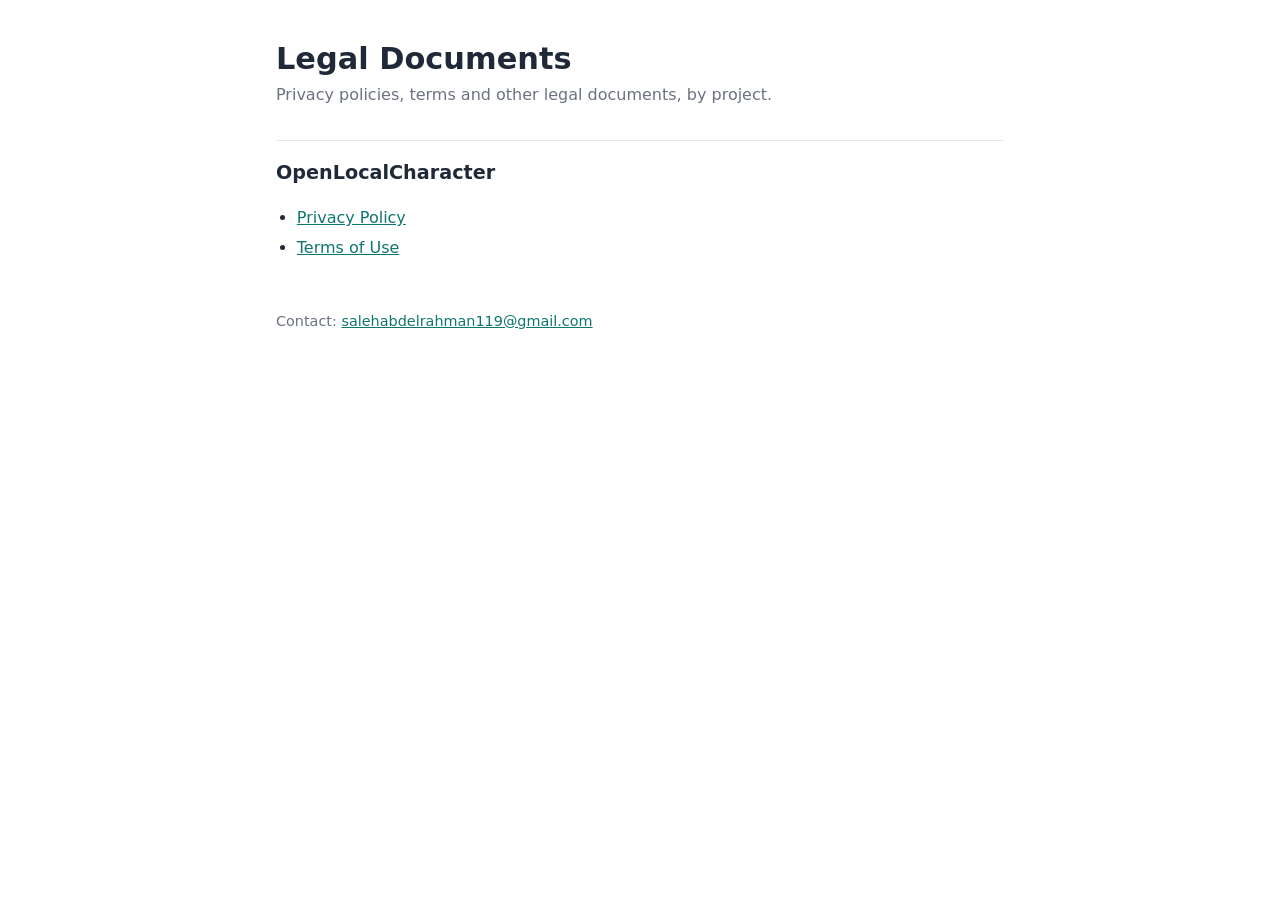
<file: index.html>
<!doctype html>
<html lang="en">
<head>
  <meta charset="utf-8">
  <meta name="viewport" content="width=device-width, initial-scale=1">
  <title>Legal Documents</title>
  <meta name="description" content="Privacy policies, terms and other legal documents for kz370's apps.">
  <link rel="stylesheet" href="assets/style.css">
</head>
<body>
<main>
  <h1>Legal Documents</h1>
  <p class="meta">Privacy policies, terms and other legal documents, by project.</p>

  <h2>OpenLocalCharacter</h2>
  <ul>
    <li><a href="openlocalcharacter/privacy">Privacy Policy</a></li>
    <li><a href="openlocalcharacter/terms">Terms of Use</a></li>
  </ul>

  <footer>Contact: <a href="mailto:salehabdelrahman119@gmail.com">salehabdelrahman119@gmail.com</a></footer>
</main>
</body>
</html>
</file>
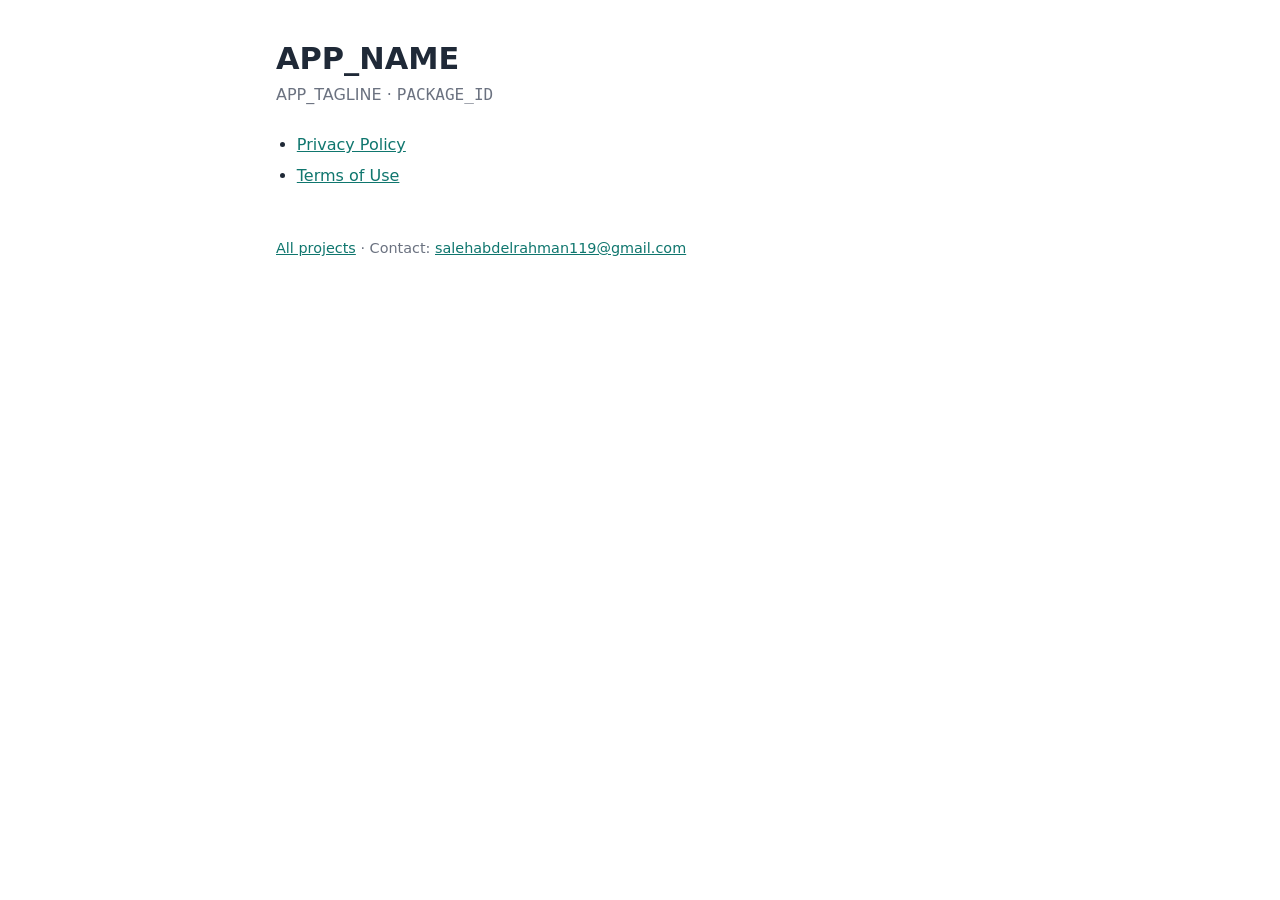
<file: _template/index.html>
<!doctype html>
<html lang="en">
<head>
  <meta charset="utf-8">
  <meta name="viewport" content="width=device-width, initial-scale=1">
  <title>APP_NAME Legal</title>
  <meta name="description" content="Privacy policy and terms of use for APP_NAME.">
  <link rel="stylesheet" href="../assets/style.css">
</head>
<body>
<main>
  <h1>APP_NAME</h1>
  <p class="meta">APP_TAGLINE · <code>PACKAGE_ID</code></p>
  <ul>
    <li><a href="privacy">Privacy Policy</a></li>
    <li><a href="terms">Terms of Use</a></li>
  </ul>
  <footer><a href="../">All projects</a> · Contact: <a href="mailto:salehabdelrahman119@gmail.com">salehabdelrahman119@gmail.com</a></footer>
</main>
</body>
</html>
</file>
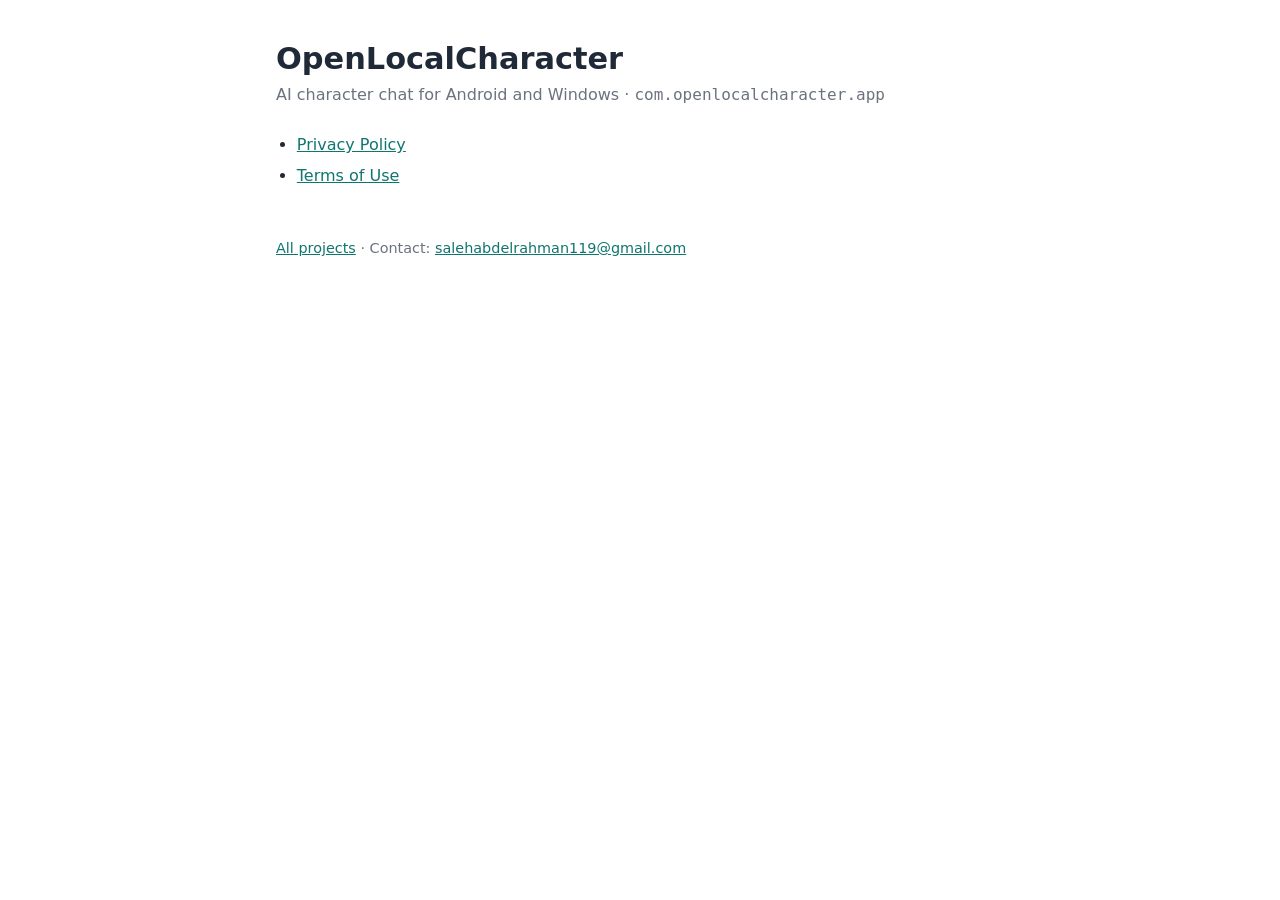
<file: openlocalcharacter/index.html>
<!doctype html>
<html lang="en">
<head>
  <meta charset="utf-8">
  <meta name="viewport" content="width=device-width, initial-scale=1">
  <title>OpenLocalCharacter Legal</title>
  <meta name="description" content="Privacy policy and terms of use for OpenLocalCharacter.">
  <link rel="stylesheet" href="../assets/style.css">
</head>
<body>
<main>
  <h1>OpenLocalCharacter</h1>
  <p class="meta">AI character chat for Android and Windows · <code>com.openlocalcharacter.app</code></p>
  <ul>
    <li><a href="privacy">Privacy Policy</a></li>
    <li><a href="terms">Terms of Use</a></li>
  </ul>
  <footer><a href="../">All projects</a> · Contact: <a href="mailto:salehabdelrahman119@gmail.com">salehabdelrahman119@gmail.com</a></footer>
</main>
</body>
</html>
</file>
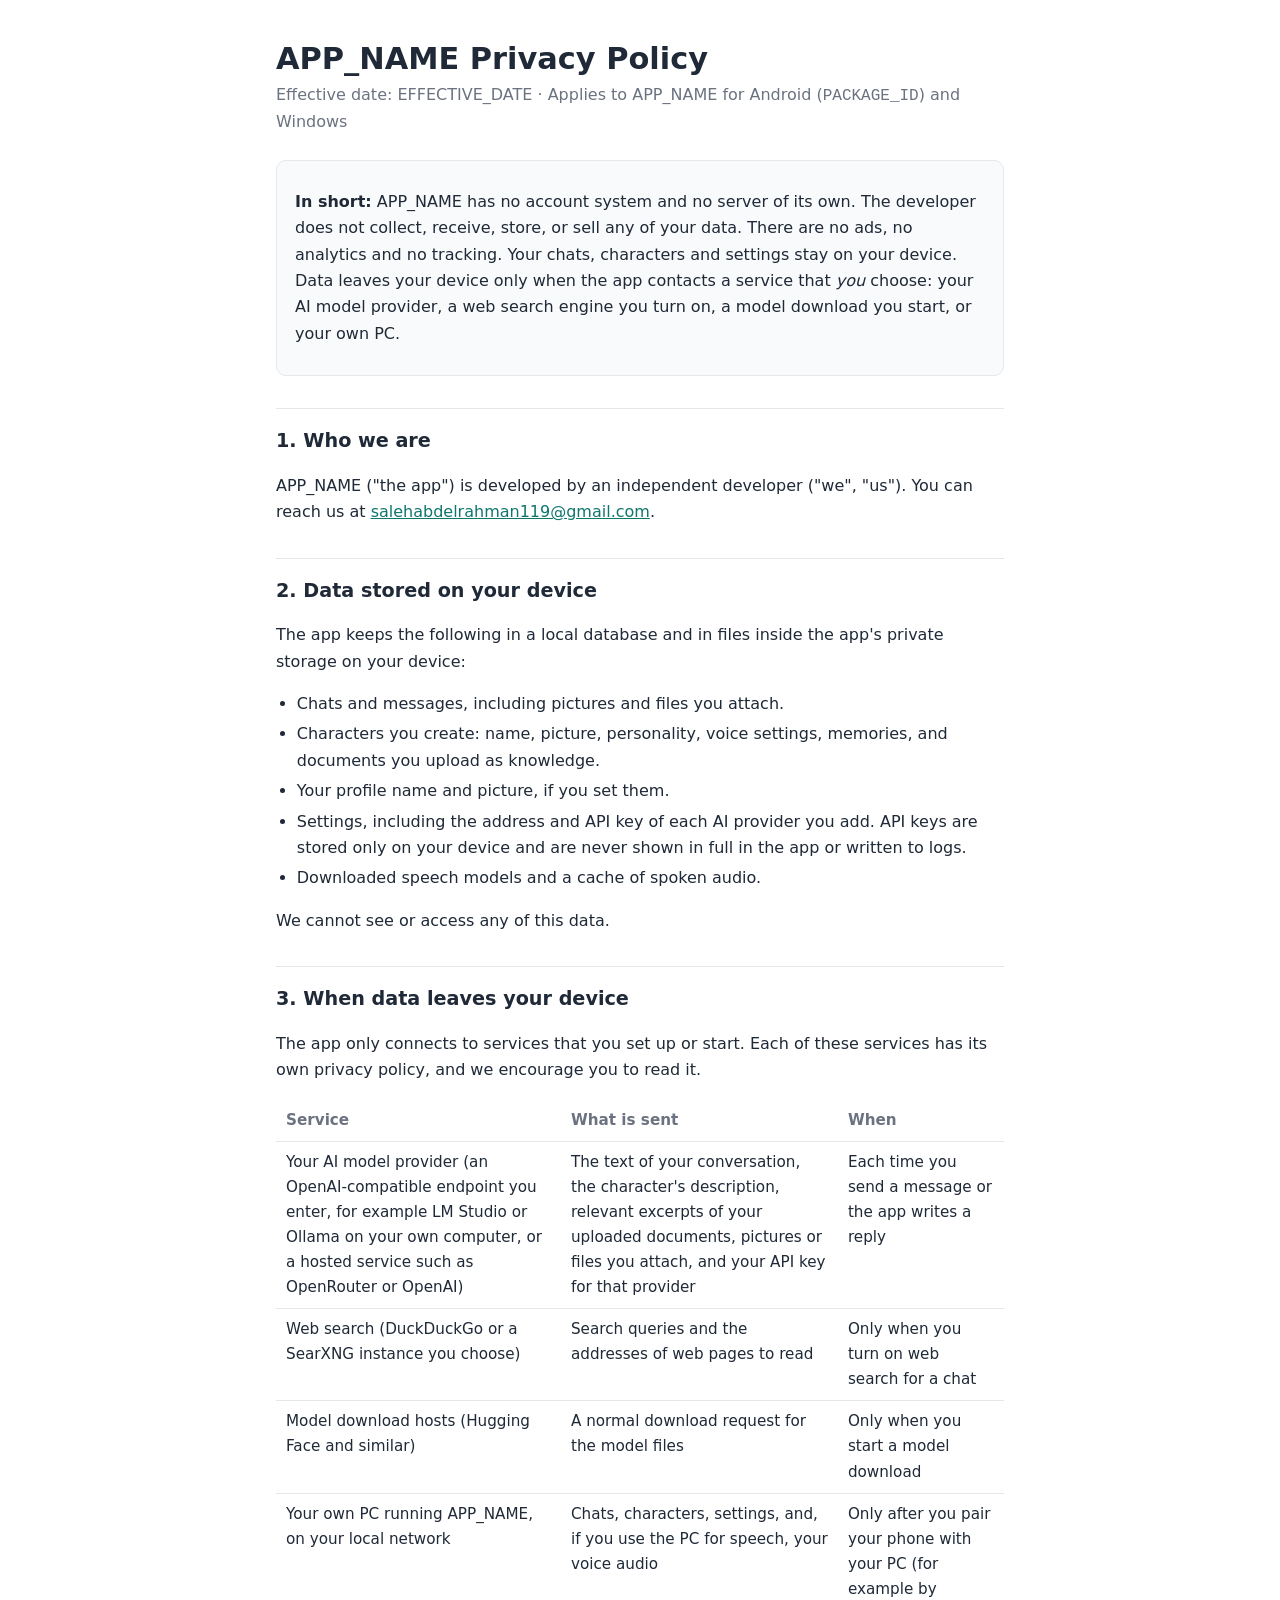
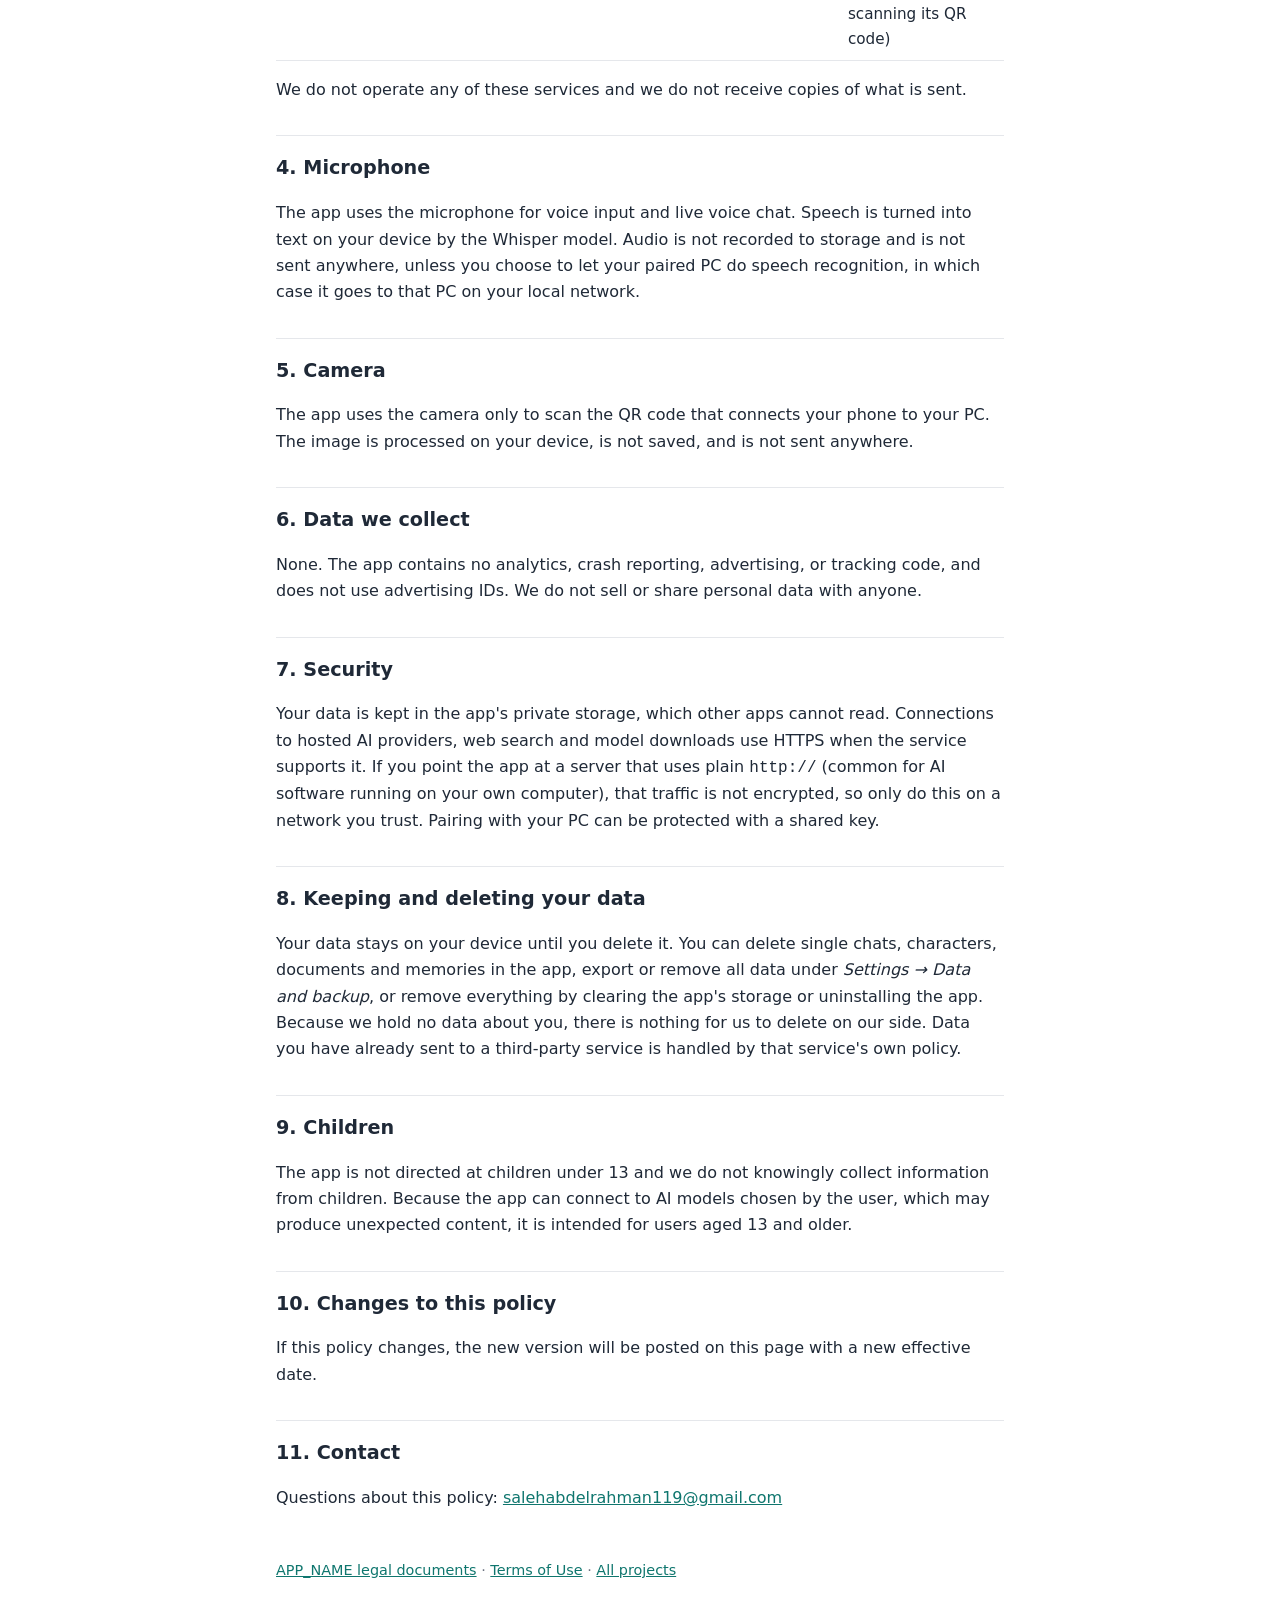
<file: _template/privacy.html>
<!doctype html>
<html lang="en">
<head>
  <meta charset="utf-8">
  <meta name="viewport" content="width=device-width, initial-scale=1">
  <title>APP_NAME Privacy Policy</title>
  <meta name="description" content="Privacy policy for the APP_NAME app for Android and Windows.">
  <link rel="stylesheet" href="../assets/style.css">
</head>
<body>
<main>
  <h1>APP_NAME Privacy Policy</h1>
  <p class="meta">Effective date: EFFECTIVE_DATE · Applies to APP_NAME for Android (<code>PACKAGE_ID</code>) and Windows</p>

  <div class="summary">
    <p><strong>In short:</strong> APP_NAME has no account system and no server of its own. The developer does not
    collect, receive, store, or sell any of your data. There are no ads, no analytics and no tracking. Your chats,
    characters and settings stay on your device. Data leaves your device only when the app contacts a service that
    <em>you</em> choose: your AI model provider, a web search engine you turn on, a model download you start, or your own PC.</p>
  </div>

  <h2>1. Who we are</h2>
  <p>APP_NAME ("the app") is developed by an independent developer ("we", "us"). You can reach us at
  <a href="mailto:salehabdelrahman119@gmail.com">salehabdelrahman119@gmail.com</a>.</p>

  <h2>2. Data stored on your device</h2>
  <p>The app keeps the following in a local database and in files inside the app's private storage on your device:</p>
  <ul>
    <li>Chats and messages, including pictures and files you attach.</li>
    <li>Characters you create: name, picture, personality, voice settings, memories, and documents you upload as knowledge.</li>
    <li>Your profile name and picture, if you set them.</li>
    <li>Settings, including the address and API key of each AI provider you add. API keys are stored only on your device and are never shown in full in the app or written to logs.</li>
    <li>Downloaded speech models and a cache of spoken audio.</li>
  </ul>
  <p>We cannot see or access any of this data.</p>

  <h2>3. When data leaves your device</h2>
  <p>The app only connects to services that you set up or start. Each of these services has its own privacy policy, and we encourage you to read it.</p>
  <table>
    <tr><th>Service</th><th>What is sent</th><th>When</th></tr>
    <tr>
      <td>Your AI model provider (an OpenAI-compatible endpoint you enter, for example LM Studio or Ollama on your own computer, or a hosted service such as OpenRouter or OpenAI)</td>
      <td>The text of your conversation, the character's description, relevant excerpts of your uploaded documents, pictures or files you attach, and your API key for that provider</td>
      <td>Each time you send a message or the app writes a reply</td>
    </tr>
    <tr>
      <td>Web search (DuckDuckGo or a SearXNG instance you choose)</td>
      <td>Search queries and the addresses of web pages to read</td>
      <td>Only when you turn on web search for a chat</td>
    </tr>
    <tr>
      <td>Model download hosts (Hugging Face and similar)</td>
      <td>A normal download request for the model files</td>
      <td>Only when you start a model download</td>
    </tr>
    <tr>
      <td>Your own PC running APP_NAME, on your local network</td>
      <td>Chats, characters, settings, and, if you use the PC for speech, your voice audio</td>
      <td>Only after you pair your phone with your PC (for example by scanning its QR code)</td>
    </tr>
  </table>
  <p>We do not operate any of these services and we do not receive copies of what is sent.</p>

  <h2>4. Microphone</h2>
  <p>The app uses the microphone for voice input and live voice chat. Speech is turned into text on your device by the
  Whisper model. Audio is not recorded to storage and is not sent anywhere, unless you choose to let your paired PC do
  speech recognition, in which case it goes to that PC on your local network.</p>

  <h2>5. Camera</h2>
  <p>The app uses the camera only to scan the QR code that connects your phone to your PC. The image is processed on
  your device, is not saved, and is not sent anywhere.</p>

  <h2>6. Data we collect</h2>
  <p>None. The app contains no analytics, crash reporting, advertising, or tracking code, and does not use advertising IDs.
  We do not sell or share personal data with anyone.</p>

  <h2>7. Security</h2>
  <p>Your data is kept in the app's private storage, which other apps cannot read. Connections to hosted AI providers,
  web search and model downloads use HTTPS when the service supports it. If you point the app at a server that uses
  plain <code>http://</code> (common for AI software running on your own computer), that traffic is not encrypted, so only
  do this on a network you trust. Pairing with your PC can be protected with a shared key.</p>

  <h2>8. Keeping and deleting your data</h2>
  <p>Your data stays on your device until you delete it. You can delete single chats, characters, documents and memories
  in the app, export or remove all data under <em>Settings → Data and backup</em>, or remove everything by clearing the
  app's storage or uninstalling the app. Because we hold no data about you, there is nothing for us to delete on our side.
  Data you have already sent to a third-party service is handled by that service's own policy.</p>

  <h2>9. Children</h2>
  <p>The app is not directed at children under 13 and we do not knowingly collect information from children. Because the
  app can connect to AI models chosen by the user, which may produce unexpected content, it is intended for users aged 13 and older.</p>

  <h2>10. Changes to this policy</h2>
  <p>If this policy changes, the new version will be posted on this page with a new effective date.</p>

  <h2>11. Contact</h2>
  <p>Questions about this policy: <a href="mailto:salehabdelrahman119@gmail.com">salehabdelrahman119@gmail.com</a></p>

  <footer><a href="./">APP_NAME legal documents</a> · <a href="terms">Terms of Use</a> · <a href="../">All projects</a></footer>
</main>
</body>
</html>
</file>
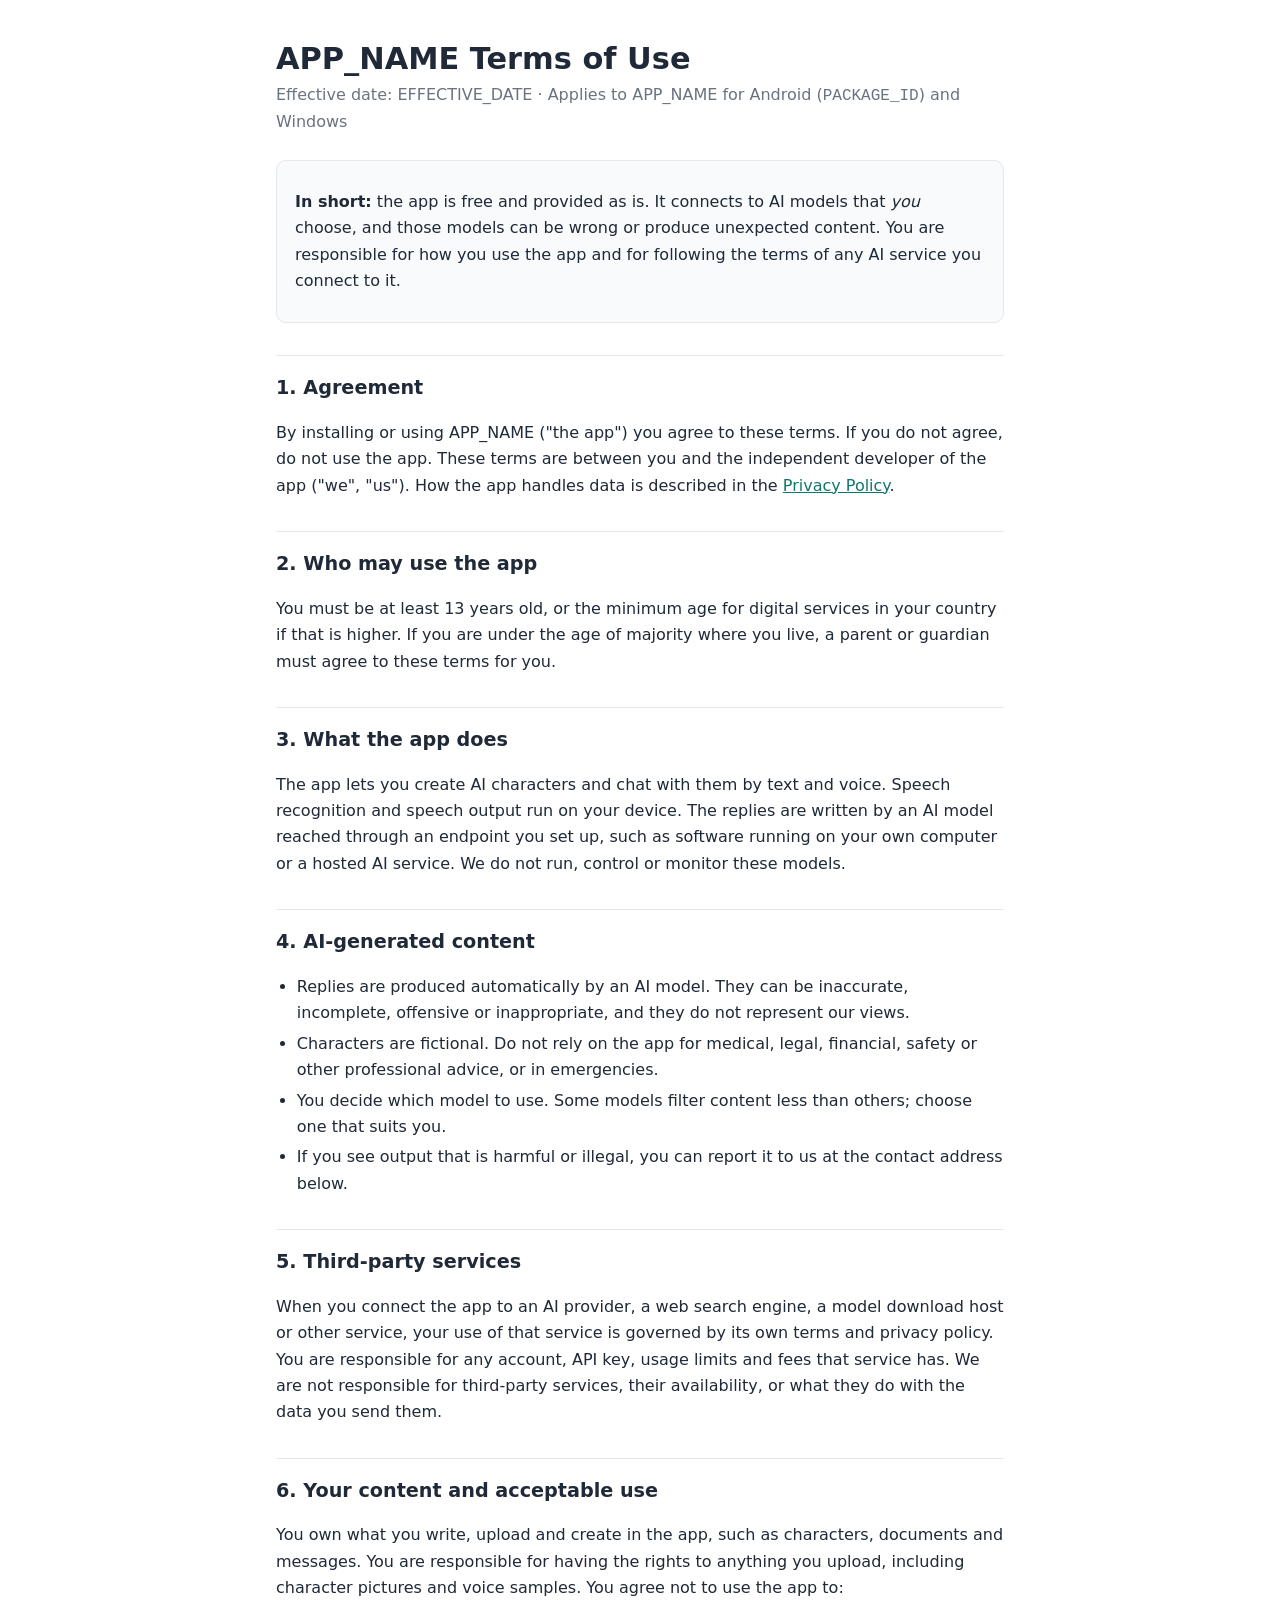
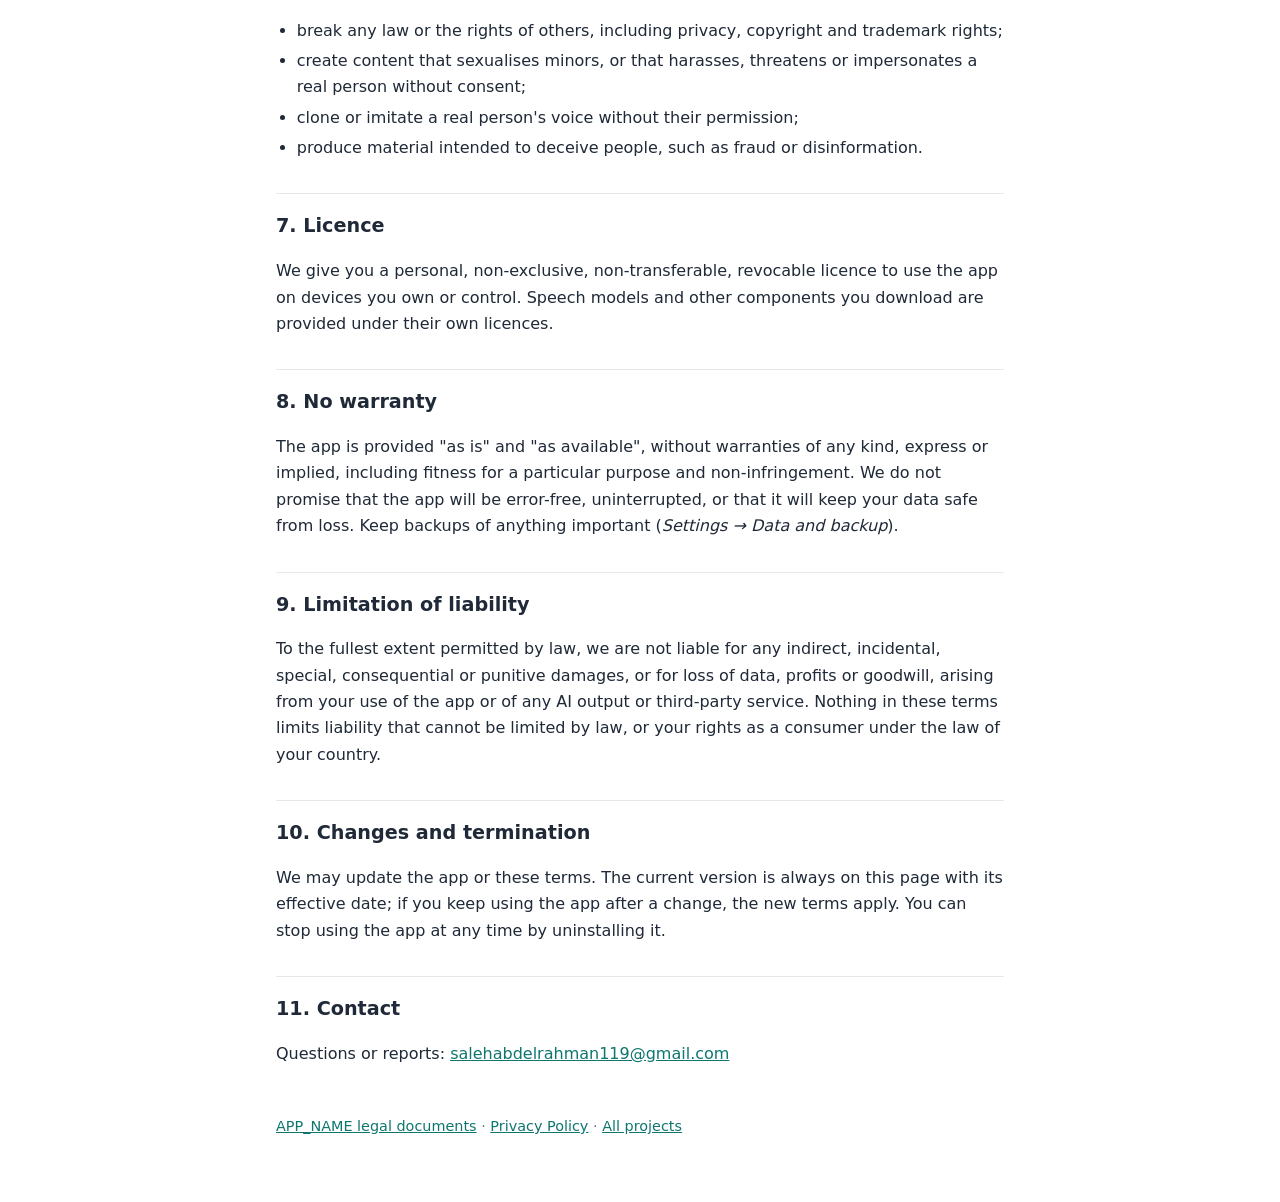
<file: _template/terms.html>
<!doctype html>
<html lang="en">
<head>
  <meta charset="utf-8">
  <meta name="viewport" content="width=device-width, initial-scale=1">
  <title>APP_NAME Terms of Use</title>
  <meta name="description" content="Terms of use for the APP_NAME app for Android and Windows.">
  <link rel="stylesheet" href="../assets/style.css">
</head>
<body>
<main>
  <h1>APP_NAME Terms of Use</h1>
  <p class="meta">Effective date: EFFECTIVE_DATE · Applies to APP_NAME for Android (<code>PACKAGE_ID</code>) and Windows</p>

  <div class="summary">
    <p><strong>In short:</strong> the app is free and provided as is. It connects to AI models that <em>you</em> choose,
    and those models can be wrong or produce unexpected content. You are responsible for how you use the app and for
    following the terms of any AI service you connect to it.</p>
  </div>

  <h2>1. Agreement</h2>
  <p>By installing or using APP_NAME ("the app") you agree to these terms. If you do not agree, do not use the
  app. These terms are between you and the independent developer of the app ("we", "us"). How the app handles data is
  described in the <a href="privacy">Privacy Policy</a>.</p>

  <h2>2. Who may use the app</h2>
  <p>You must be at least 13 years old, or the minimum age for digital services in your country if that is higher.
  If you are under the age of majority where you live, a parent or guardian must agree to these terms for you.</p>

  <h2>3. What the app does</h2>
  <p>The app lets you create AI characters and chat with them by text and voice. Speech recognition and speech output
  run on your device. The replies are written by an AI model reached through an endpoint you set up, such as software
  running on your own computer or a hosted AI service. We do not run, control or monitor these models.</p>

  <h2>4. AI-generated content</h2>
  <ul>
    <li>Replies are produced automatically by an AI model. They can be inaccurate, incomplete, offensive or
    inappropriate, and they do not represent our views.</li>
    <li>Characters are fictional. Do not rely on the app for medical, legal, financial, safety or other professional
    advice, or in emergencies.</li>
    <li>You decide which model to use. Some models filter content less than others; choose one that suits you.</li>
    <li>If you see output that is harmful or illegal, you can report it to us at the contact address below.</li>
  </ul>

  <h2>5. Third-party services</h2>
  <p>When you connect the app to an AI provider, a web search engine, a model download host or other service, your use
  of that service is governed by its own terms and privacy policy. You are responsible for any account, API key, usage
  limits and fees that service has. We are not responsible for third-party services, their availability, or what they
  do with the data you send them.</p>

  <h2>6. Your content and acceptable use</h2>
  <p>You own what you write, upload and create in the app, such as characters, documents and messages. You are
  responsible for having the rights to anything you upload, including character pictures and voice samples. You agree
  not to use the app to:</p>
  <ul>
    <li>break any law or the rights of others, including privacy, copyright and trademark rights;</li>
    <li>create content that sexualises minors, or that harasses, threatens or impersonates a real person without consent;</li>
    <li>clone or imitate a real person's voice without their permission;</li>
    <li>produce material intended to deceive people, such as fraud or disinformation.</li>
  </ul>

  <h2>7. Licence</h2>
  <p>We give you a personal, non-exclusive, non-transferable, revocable licence to use the app on devices you own or
  control. Speech models and other components you download are provided under their own licences.</p>

  <h2>8. No warranty</h2>
  <p>The app is provided "as is" and "as available", without warranties of any kind, express or implied, including
  fitness for a particular purpose and non-infringement. We do not promise that the app will be error-free,
  uninterrupted, or that it will keep your data safe from loss. Keep backups of anything important
  (<em>Settings → Data and backup</em>).</p>

  <h2>9. Limitation of liability</h2>
  <p>To the fullest extent permitted by law, we are not liable for any indirect, incidental, special, consequential or
  punitive damages, or for loss of data, profits or goodwill, arising from your use of the app or of any AI output or
  third-party service. Nothing in these terms limits liability that cannot be limited by law, or your rights as a
  consumer under the law of your country.</p>

  <h2>10. Changes and termination</h2>
  <p>We may update the app or these terms. The current version is always on this page with its effective date; if you
  keep using the app after a change, the new terms apply. You can stop using the app at any time by uninstalling it.</p>

  <h2>11. Contact</h2>
  <p>Questions or reports: <a href="mailto:salehabdelrahman119@gmail.com">salehabdelrahman119@gmail.com</a></p>

  <footer><a href="./">APP_NAME legal documents</a> · <a href="privacy">Privacy Policy</a> · <a href="../">All projects</a></footer>
</main>
</body>
</html>
</file>
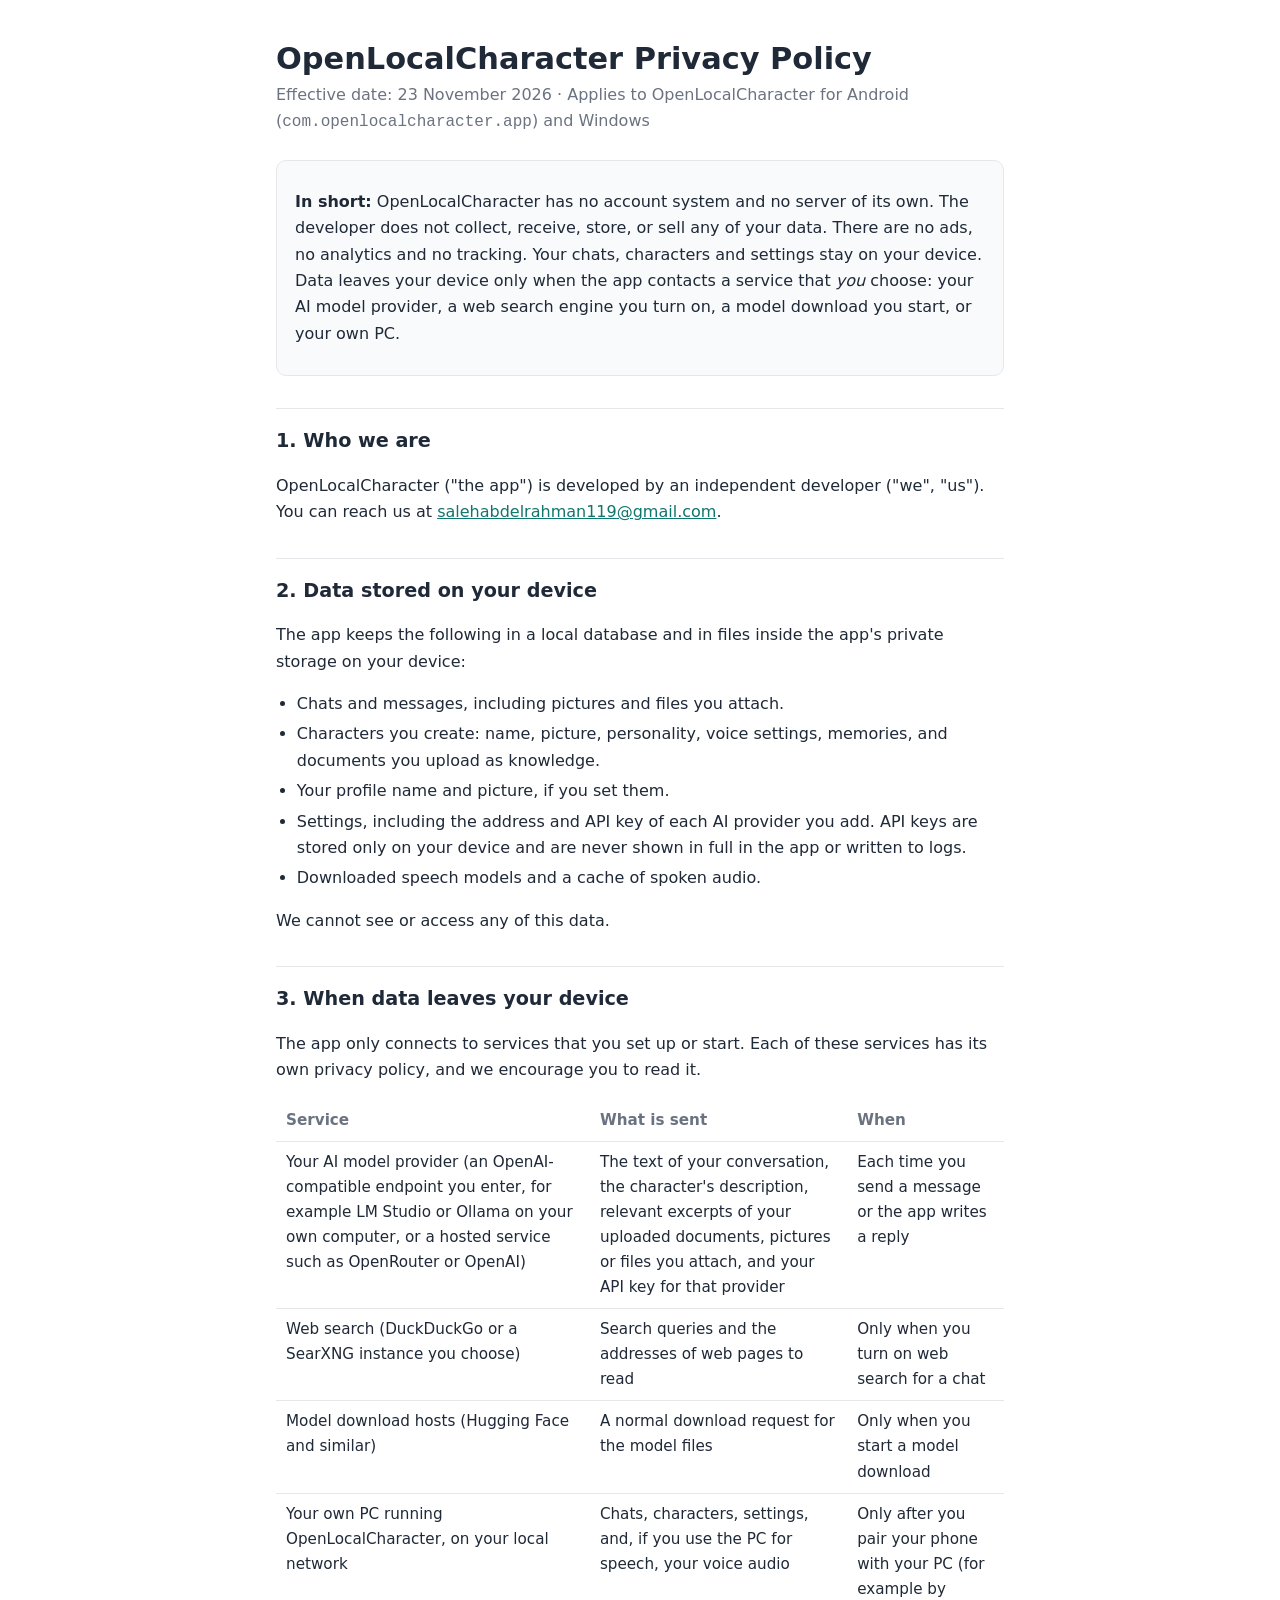
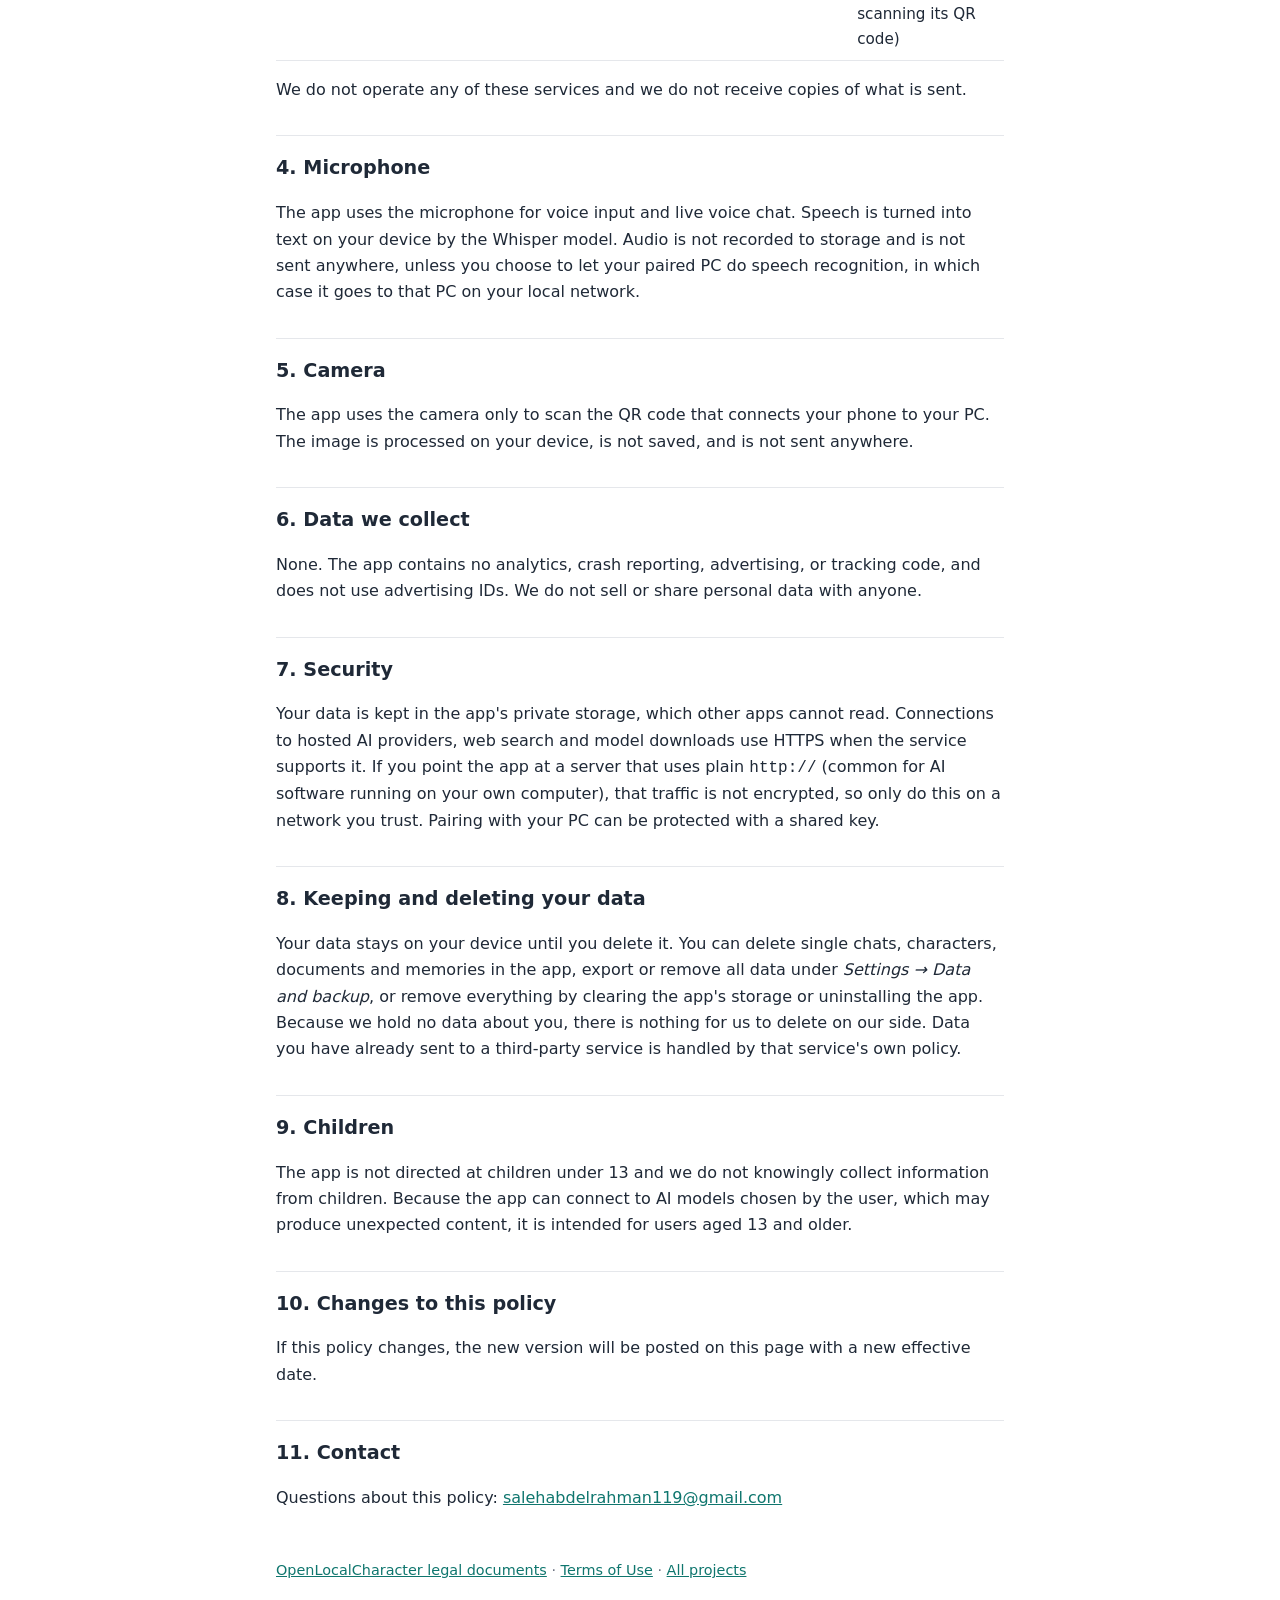
<file: openlocalcharacter/privacy.html>
<!doctype html>
<html lang="en">
<head>
  <meta charset="utf-8">
  <meta name="viewport" content="width=device-width, initial-scale=1">
  <title>OpenLocalCharacter Privacy Policy</title>
  <meta name="description" content="Privacy policy for the OpenLocalCharacter app for Android and Windows.">
  <link rel="stylesheet" href="../assets/style.css">
</head>
<body>
<main>
  <h1>OpenLocalCharacter Privacy Policy</h1>
  <p class="meta">Effective date: 23 November 2026 · Applies to OpenLocalCharacter for Android (<code>com.openlocalcharacter.app</code>) and Windows</p>

  <div class="summary">
    <p><strong>In short:</strong> OpenLocalCharacter has no account system and no server of its own. The developer does not
    collect, receive, store, or sell any of your data. There are no ads, no analytics and no tracking. Your chats,
    characters and settings stay on your device. Data leaves your device only when the app contacts a service that
    <em>you</em> choose: your AI model provider, a web search engine you turn on, a model download you start, or your own PC.</p>
  </div>

  <h2>1. Who we are</h2>
  <p>OpenLocalCharacter ("the app") is developed by an independent developer ("we", "us"). You can reach us at
  <a href="mailto:salehabdelrahman119@gmail.com">salehabdelrahman119@gmail.com</a>.</p>

  <h2>2. Data stored on your device</h2>
  <p>The app keeps the following in a local database and in files inside the app's private storage on your device:</p>
  <ul>
    <li>Chats and messages, including pictures and files you attach.</li>
    <li>Characters you create: name, picture, personality, voice settings, memories, and documents you upload as knowledge.</li>
    <li>Your profile name and picture, if you set them.</li>
    <li>Settings, including the address and API key of each AI provider you add. API keys are stored only on your device and are never shown in full in the app or written to logs.</li>
    <li>Downloaded speech models and a cache of spoken audio.</li>
  </ul>
  <p>We cannot see or access any of this data.</p>

  <h2>3. When data leaves your device</h2>
  <p>The app only connects to services that you set up or start. Each of these services has its own privacy policy, and we encourage you to read it.</p>
  <table>
    <tr><th>Service</th><th>What is sent</th><th>When</th></tr>
    <tr>
      <td>Your AI model provider (an OpenAI-compatible endpoint you enter, for example LM Studio or Ollama on your own computer, or a hosted service such as OpenRouter or OpenAI)</td>
      <td>The text of your conversation, the character's description, relevant excerpts of your uploaded documents, pictures or files you attach, and your API key for that provider</td>
      <td>Each time you send a message or the app writes a reply</td>
    </tr>
    <tr>
      <td>Web search (DuckDuckGo or a SearXNG instance you choose)</td>
      <td>Search queries and the addresses of web pages to read</td>
      <td>Only when you turn on web search for a chat</td>
    </tr>
    <tr>
      <td>Model download hosts (Hugging Face and similar)</td>
      <td>A normal download request for the model files</td>
      <td>Only when you start a model download</td>
    </tr>
    <tr>
      <td>Your own PC running OpenLocalCharacter, on your local network</td>
      <td>Chats, characters, settings, and, if you use the PC for speech, your voice audio</td>
      <td>Only after you pair your phone with your PC (for example by scanning its QR code)</td>
    </tr>
  </table>
  <p>We do not operate any of these services and we do not receive copies of what is sent.</p>

  <h2>4. Microphone</h2>
  <p>The app uses the microphone for voice input and live voice chat. Speech is turned into text on your device by the
  Whisper model. Audio is not recorded to storage and is not sent anywhere, unless you choose to let your paired PC do
  speech recognition, in which case it goes to that PC on your local network.</p>

  <h2>5. Camera</h2>
  <p>The app uses the camera only to scan the QR code that connects your phone to your PC. The image is processed on
  your device, is not saved, and is not sent anywhere.</p>

  <h2>6. Data we collect</h2>
  <p>None. The app contains no analytics, crash reporting, advertising, or tracking code, and does not use advertising IDs.
  We do not sell or share personal data with anyone.</p>

  <h2>7. Security</h2>
  <p>Your data is kept in the app's private storage, which other apps cannot read. Connections to hosted AI providers,
  web search and model downloads use HTTPS when the service supports it. If you point the app at a server that uses
  plain <code>http://</code> (common for AI software running on your own computer), that traffic is not encrypted, so only
  do this on a network you trust. Pairing with your PC can be protected with a shared key.</p>

  <h2>8. Keeping and deleting your data</h2>
  <p>Your data stays on your device until you delete it. You can delete single chats, characters, documents and memories
  in the app, export or remove all data under <em>Settings → Data and backup</em>, or remove everything by clearing the
  app's storage or uninstalling the app. Because we hold no data about you, there is nothing for us to delete on our side.
  Data you have already sent to a third-party service is handled by that service's own policy.</p>

  <h2>9. Children</h2>
  <p>The app is not directed at children under 13 and we do not knowingly collect information from children. Because the
  app can connect to AI models chosen by the user, which may produce unexpected content, it is intended for users aged 13 and older.</p>

  <h2>10. Changes to this policy</h2>
  <p>If this policy changes, the new version will be posted on this page with a new effective date.</p>

  <h2>11. Contact</h2>
  <p>Questions about this policy: <a href="mailto:salehabdelrahman119@gmail.com">salehabdelrahman119@gmail.com</a></p>

  <footer><a href="./">OpenLocalCharacter legal documents</a> · <a href="terms">Terms of Use</a> · <a href="../">All projects</a></footer>
</main>
</body>
</html>
</file>
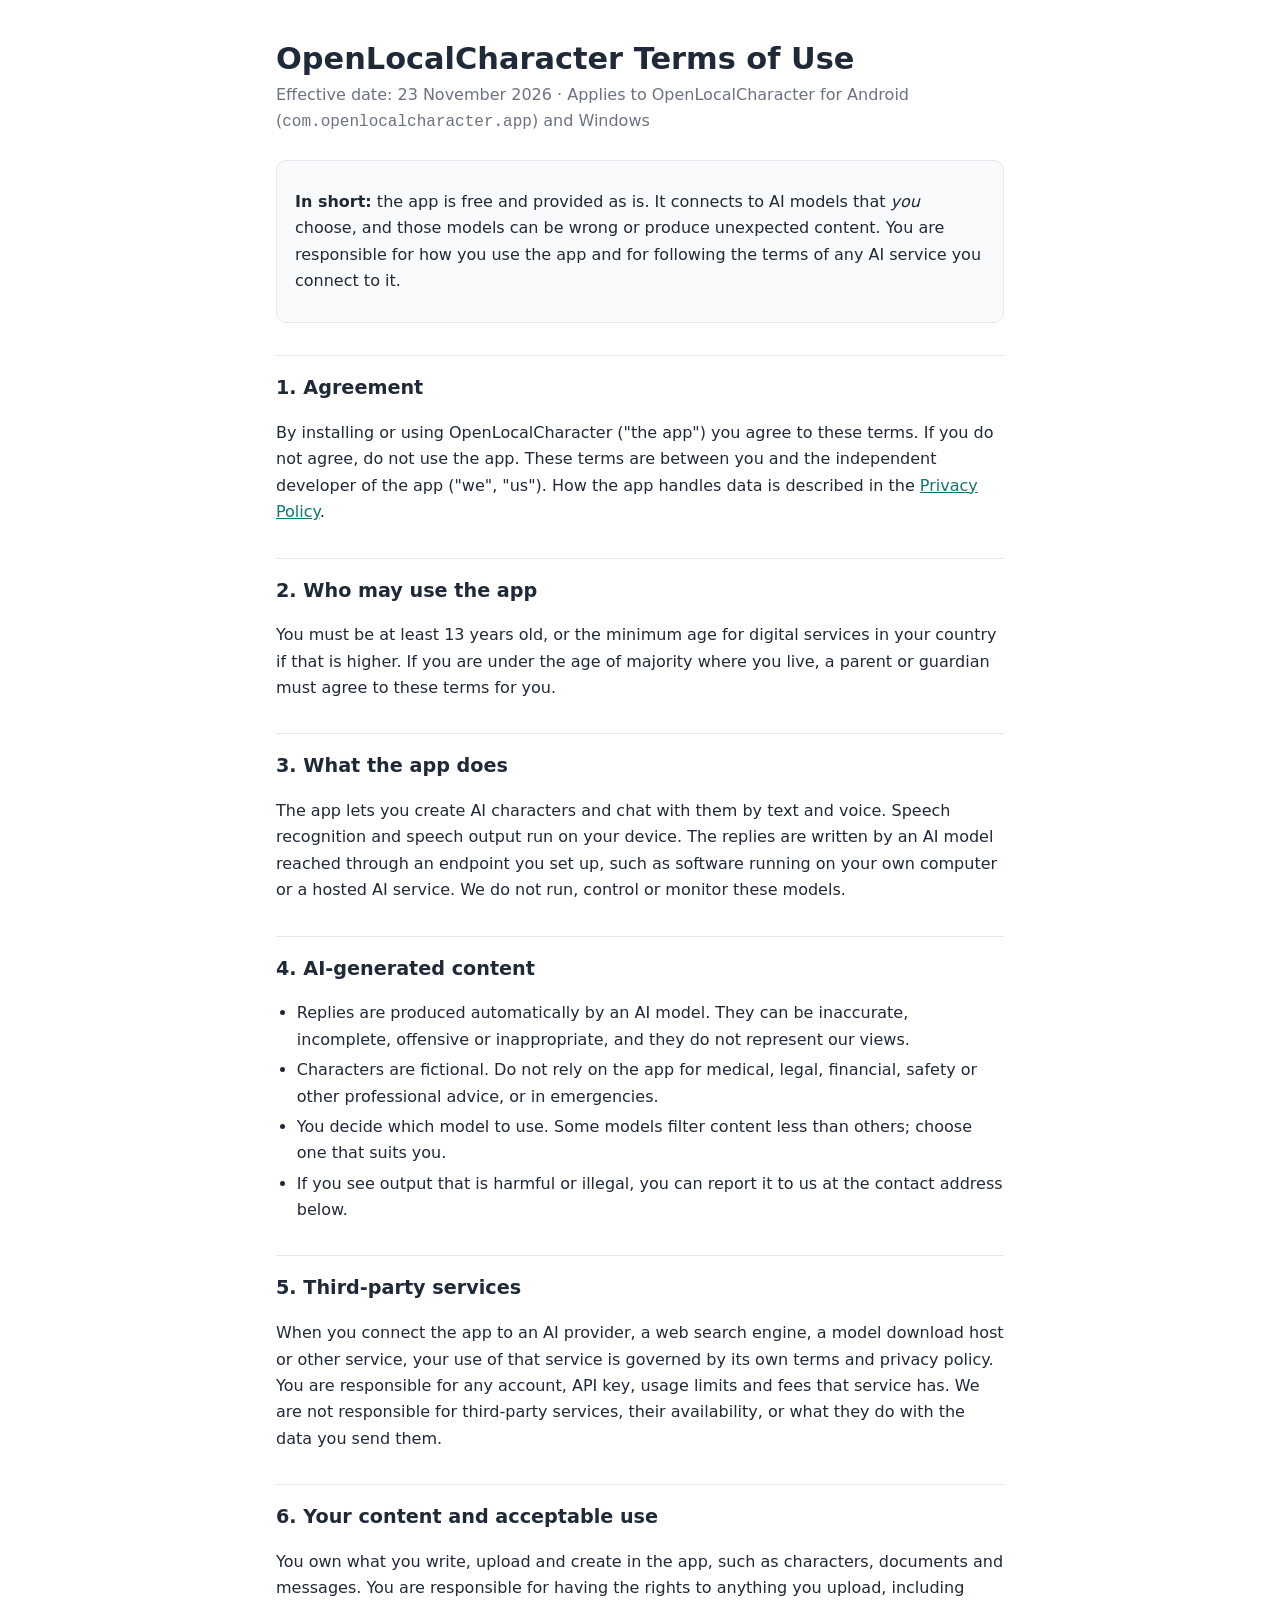
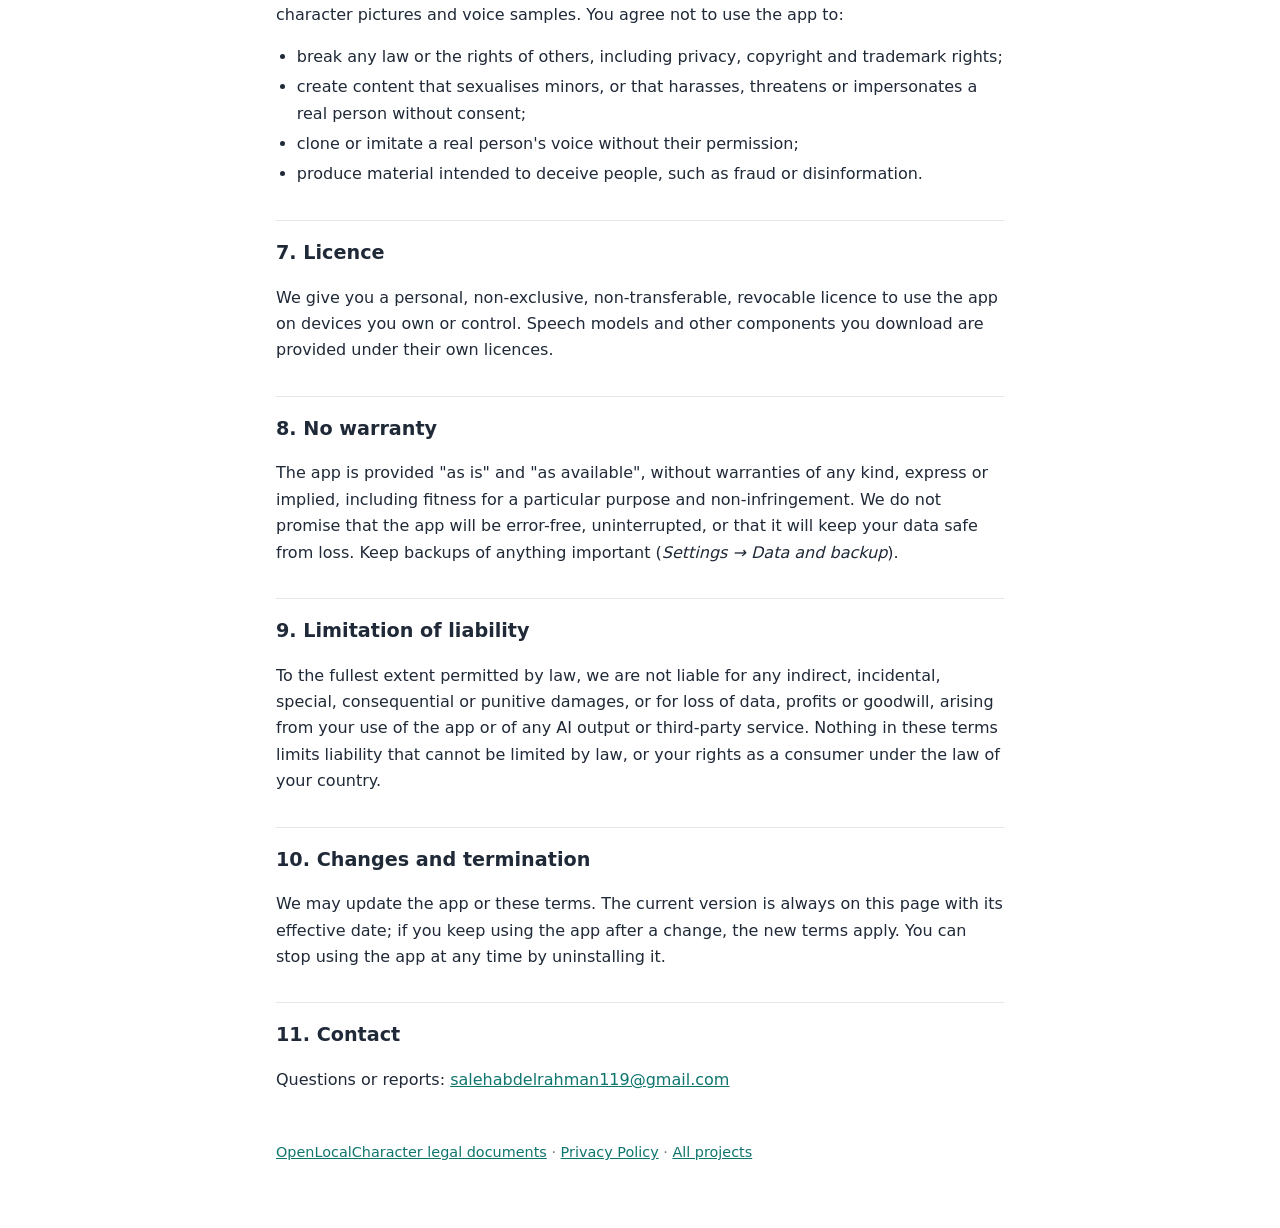
<file: openlocalcharacter/terms.html>
<!doctype html>
<html lang="en">
<head>
  <meta charset="utf-8">
  <meta name="viewport" content="width=device-width, initial-scale=1">
  <title>OpenLocalCharacter Terms of Use</title>
  <meta name="description" content="Terms of use for the OpenLocalCharacter app for Android and Windows.">
  <link rel="stylesheet" href="../assets/style.css">
</head>
<body>
<main>
  <h1>OpenLocalCharacter Terms of Use</h1>
  <p class="meta">Effective date: 23 November 2026 · Applies to OpenLocalCharacter for Android (<code>com.openlocalcharacter.app</code>) and Windows</p>

  <div class="summary">
    <p><strong>In short:</strong> the app is free and provided as is. It connects to AI models that <em>you</em> choose,
    and those models can be wrong or produce unexpected content. You are responsible for how you use the app and for
    following the terms of any AI service you connect to it.</p>
  </div>

  <h2>1. Agreement</h2>
  <p>By installing or using OpenLocalCharacter ("the app") you agree to these terms. If you do not agree, do not use the
  app. These terms are between you and the independent developer of the app ("we", "us"). How the app handles data is
  described in the <a href="privacy">Privacy Policy</a>.</p>

  <h2>2. Who may use the app</h2>
  <p>You must be at least 13 years old, or the minimum age for digital services in your country if that is higher.
  If you are under the age of majority where you live, a parent or guardian must agree to these terms for you.</p>

  <h2>3. What the app does</h2>
  <p>The app lets you create AI characters and chat with them by text and voice. Speech recognition and speech output
  run on your device. The replies are written by an AI model reached through an endpoint you set up, such as software
  running on your own computer or a hosted AI service. We do not run, control or monitor these models.</p>

  <h2>4. AI-generated content</h2>
  <ul>
    <li>Replies are produced automatically by an AI model. They can be inaccurate, incomplete, offensive or
    inappropriate, and they do not represent our views.</li>
    <li>Characters are fictional. Do not rely on the app for medical, legal, financial, safety or other professional
    advice, or in emergencies.</li>
    <li>You decide which model to use. Some models filter content less than others; choose one that suits you.</li>
    <li>If you see output that is harmful or illegal, you can report it to us at the contact address below.</li>
  </ul>

  <h2>5. Third-party services</h2>
  <p>When you connect the app to an AI provider, a web search engine, a model download host or other service, your use
  of that service is governed by its own terms and privacy policy. You are responsible for any account, API key, usage
  limits and fees that service has. We are not responsible for third-party services, their availability, or what they
  do with the data you send them.</p>

  <h2>6. Your content and acceptable use</h2>
  <p>You own what you write, upload and create in the app, such as characters, documents and messages. You are
  responsible for having the rights to anything you upload, including character pictures and voice samples. You agree
  not to use the app to:</p>
  <ul>
    <li>break any law or the rights of others, including privacy, copyright and trademark rights;</li>
    <li>create content that sexualises minors, or that harasses, threatens or impersonates a real person without consent;</li>
    <li>clone or imitate a real person's voice without their permission;</li>
    <li>produce material intended to deceive people, such as fraud or disinformation.</li>
  </ul>

  <h2>7. Licence</h2>
  <p>We give you a personal, non-exclusive, non-transferable, revocable licence to use the app on devices you own or
  control. Speech models and other components you download are provided under their own licences.</p>

  <h2>8. No warranty</h2>
  <p>The app is provided "as is" and "as available", without warranties of any kind, express or implied, including
  fitness for a particular purpose and non-infringement. We do not promise that the app will be error-free,
  uninterrupted, or that it will keep your data safe from loss. Keep backups of anything important
  (<em>Settings → Data and backup</em>).</p>

  <h2>9. Limitation of liability</h2>
  <p>To the fullest extent permitted by law, we are not liable for any indirect, incidental, special, consequential or
  punitive damages, or for loss of data, profits or goodwill, arising from your use of the app or of any AI output or
  third-party service. Nothing in these terms limits liability that cannot be limited by law, or your rights as a
  consumer under the law of your country.</p>

  <h2>10. Changes and termination</h2>
  <p>We may update the app or these terms. The current version is always on this page with its effective date; if you
  keep using the app after a change, the new terms apply. You can stop using the app at any time by uninstalling it.</p>

  <h2>11. Contact</h2>
  <p>Questions or reports: <a href="mailto:salehabdelrahman119@gmail.com">salehabdelrahman119@gmail.com</a></p>

  <footer><a href="./">OpenLocalCharacter legal documents</a> · <a href="privacy">Privacy Policy</a> · <a href="../">All projects</a></footer>
</main>
</body>
</html>
</file>
<file: assets/style.css>
:root {
  --bg: #ffffff;
  --fg: #1f2937;
  --muted: #6b7280;
  --accent: #0f766e;
  --line: #e5e7eb;
  --card: #f9fafb;
}
@media (prefers-color-scheme: dark) {
  :root {
    --bg: #111827;
    --fg: #e5e7eb;
    --muted: #9ca3af;
    --accent: #2dd4bf;
    --line: #374151;
    --card: #1f2937;
  }
}
* { box-sizing: border-box; }
body {
  margin: 0;
  background: var(--bg);
  color: var(--fg);
  font: 16px/1.65 system-ui, -apple-system, "Segoe UI", Roboto, sans-serif;
}
main { max-width: 760px; margin: 0 auto; padding: 40px 16px 64px; }
h1 { font-size: 1.9rem; line-height: 1.25; margin: 0 0 4px; }
h2 { font-size: 1.2rem; margin: 2rem 0 0.5rem; padding-top: 1rem; border-top: 1px solid var(--line); }
a { color: var(--accent); }
.meta { color: var(--muted); margin: 0 0 1.5rem; }
.summary { background: var(--card); border: 1px solid var(--line); border-radius: 10px; padding: 12px 18px; }
ul { padding-left: 1.3rem; }
li { margin: 0.25rem 0; }
table { width: 100%; border-collapse: collapse; margin: 0.5rem 0 1rem; font-size: 0.95rem; }
th, td { text-align: left; vertical-align: top; padding: 8px 10px; border-bottom: 1px solid var(--line); }
th { color: var(--muted); font-weight: 600; }
footer { margin-top: 3rem; color: var(--muted); font-size: 0.9rem; }
</file>
